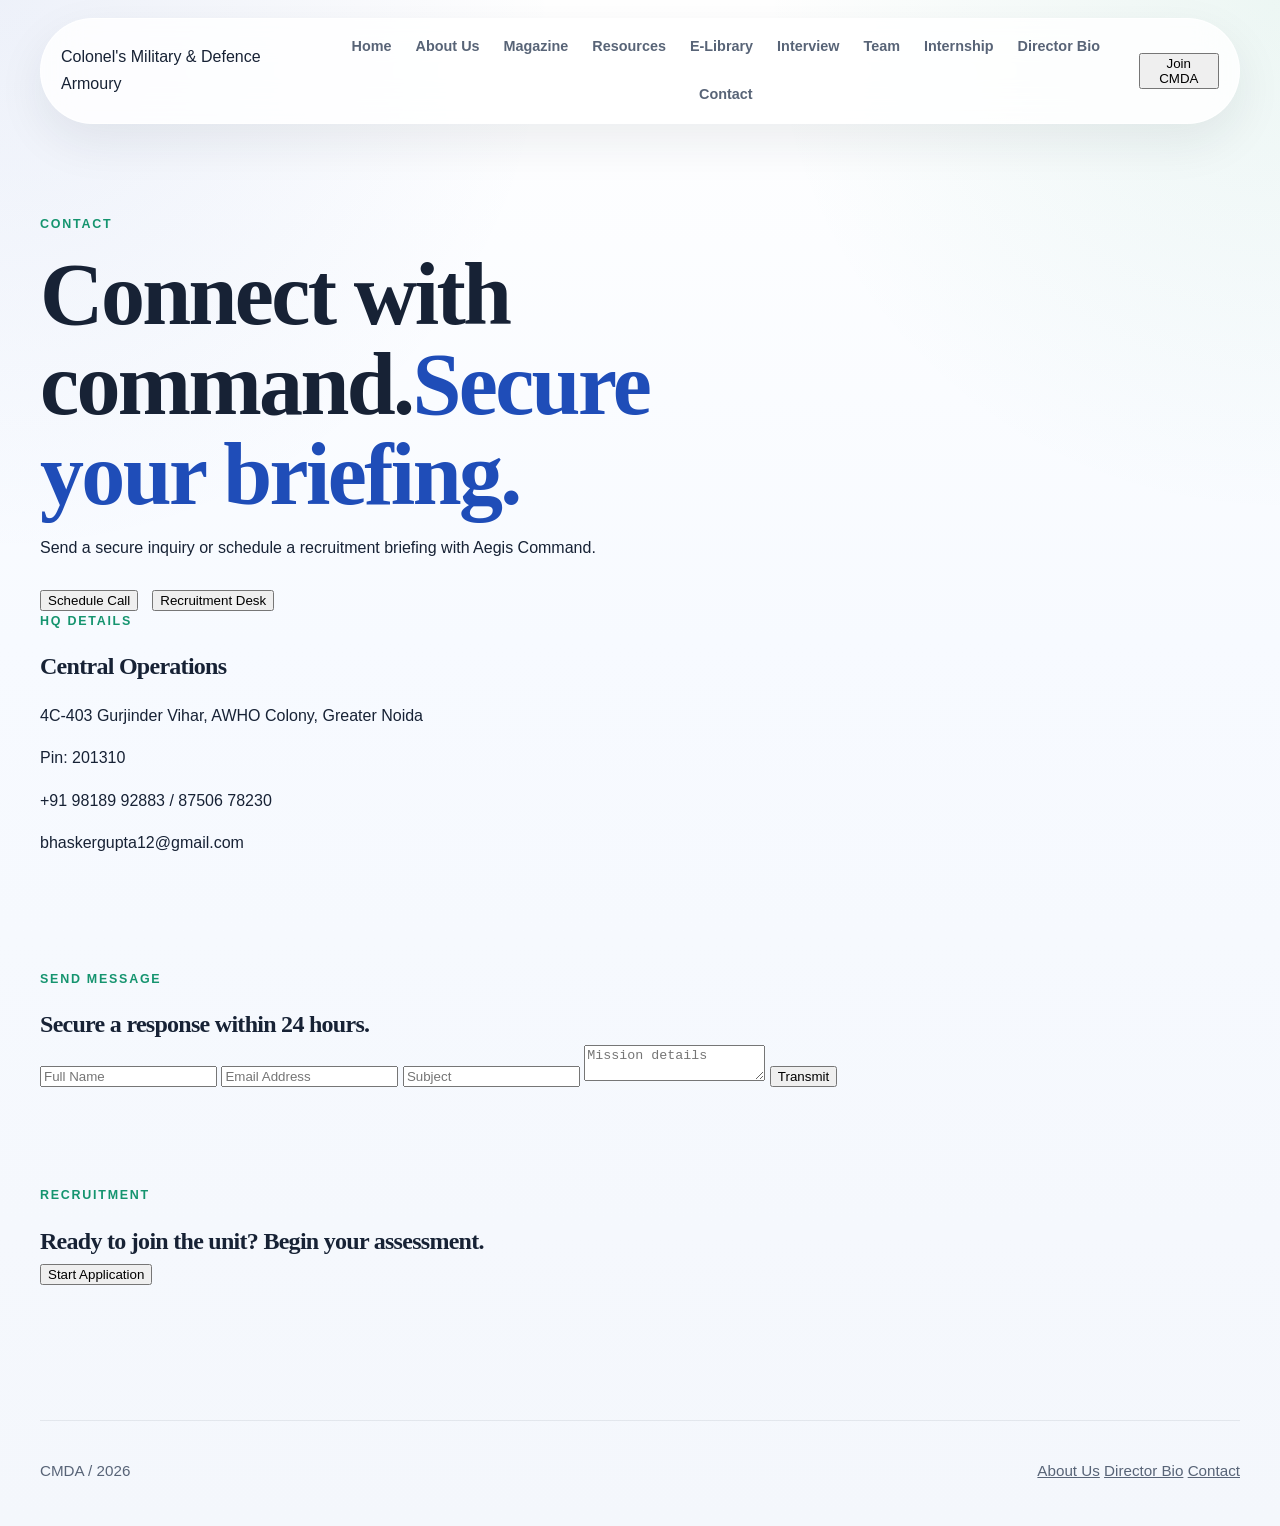
<file: contact.html>
<!doctype html>
<html lang="en">
  <head>
    <meta charset="utf-8" />
    <meta name="viewport" content="width=device-width, initial-scale=1" />
    <title>Colonel's Military & Defence Armoury | Contact</title>
    <link rel="preconnect" href="https://fonts.googleapis.com" />
    <link rel="preconnect" href="https://fonts.gstatic.com" crossorigin />
    <link
      href="https://fonts.googleapis.com/css2?family=Orbitron:wght@400;500;600;700&family=Rajdhani:wght@400;500;600;700&display=swap"
      rel="stylesheet"
    />
    <link rel="stylesheet" href="styles.css" />
  </head>
  <body>
    <div class="terrain" aria-hidden="true"></div>
    <div class="glow one" aria-hidden="true"></div>
    <div class="glow two" aria-hidden="true"></div>

    <header class="site-header">
      <div class="logo">
        <span class="logo-mark"></span>
        <span class="logo-text">Colonel's Military &amp; Defence Armoury</span>
      </div>
      <nav class="site-nav">
        <a href="index.html">Home</a>
        <a href="about.html">About Us</a>
        <a href="index.html#magazine">Magazine</a>
        <a href="index.html#resources">Resources</a>
        <a href="index.html#e-library">E-Library</a>
        <a href="index.html#interview">Interview</a>
        <a href="index.html#team">Team</a>
        <a href="index.html#internship">Internship</a>
        <a href="bio.html">Director Bio</a>
        <a href="contact.html">Contact</a>
      </nav>
      <button class="cta">Join CMDA</button>
    </header>

    <main>
      <section class="page-hero">
        <div>
          <p class="eyebrow">Contact</p>
          <h1 class="headline">Connect with command.<span>Secure your briefing.</span></h1>
          <p class="lead">
            Send a secure inquiry or schedule a recruitment briefing with
            Aegis Command.
          </p>
          <div class="hero-actions">
            <button class="cta solid">Schedule Call</button>
            <button class="cta ghost">Recruitment Desk</button>
          </div>
        </div>
        <div class="panel">
          <p class="eyebrow">HQ Details</p>
          <h2>Central Operations</h2>
          <p class="lead">4C-403 Gurjinder Vihar, AWHO Colony, Greater Noida</p>
          <p class="mono">Pin: 201310</p>
          <p class="mono">+91 98189 92883 / 87506 78230</p>
          <p class="mono">bhaskergupta12@gmail.com</p>
        </div>
      </section>

      <section class="panel">
        <div class="section-title">
          <p class="eyebrow">Send Message</p>
          <h2>Secure a response within 24 hours.</h2>
        </div>
        <form class="form-grid">
          <input type="text" name="name" placeholder="Full Name" />
          <input type="email" name="email" placeholder="Email Address" />
          <input type="text" name="subject" placeholder="Subject" />
          <textarea name="message" placeholder="Mission details"></textarea>
          <button class="cta solid" type="submit">Transmit</button>
        </form>
      </section>

      <section class="cta-bar">
        <div>
          <p class="eyebrow">Recruitment</p>
          <h2>Ready to join the unit? Begin your assessment.</h2>
        </div>
        <button class="cta solid">Start Application</button>
      </section>
    </main>

    <footer class="site-footer">
      <p class="mono">CMDA / 2026</p>
      <div class="footer-links">
        <a href="about.html">About Us</a>
        <a href="bio.html">Director Bio</a>
        <a href="contact.html">Contact</a>
      </div>
    </footer>

    <script src="script.js"></script>
  </body>
</html>
</file>
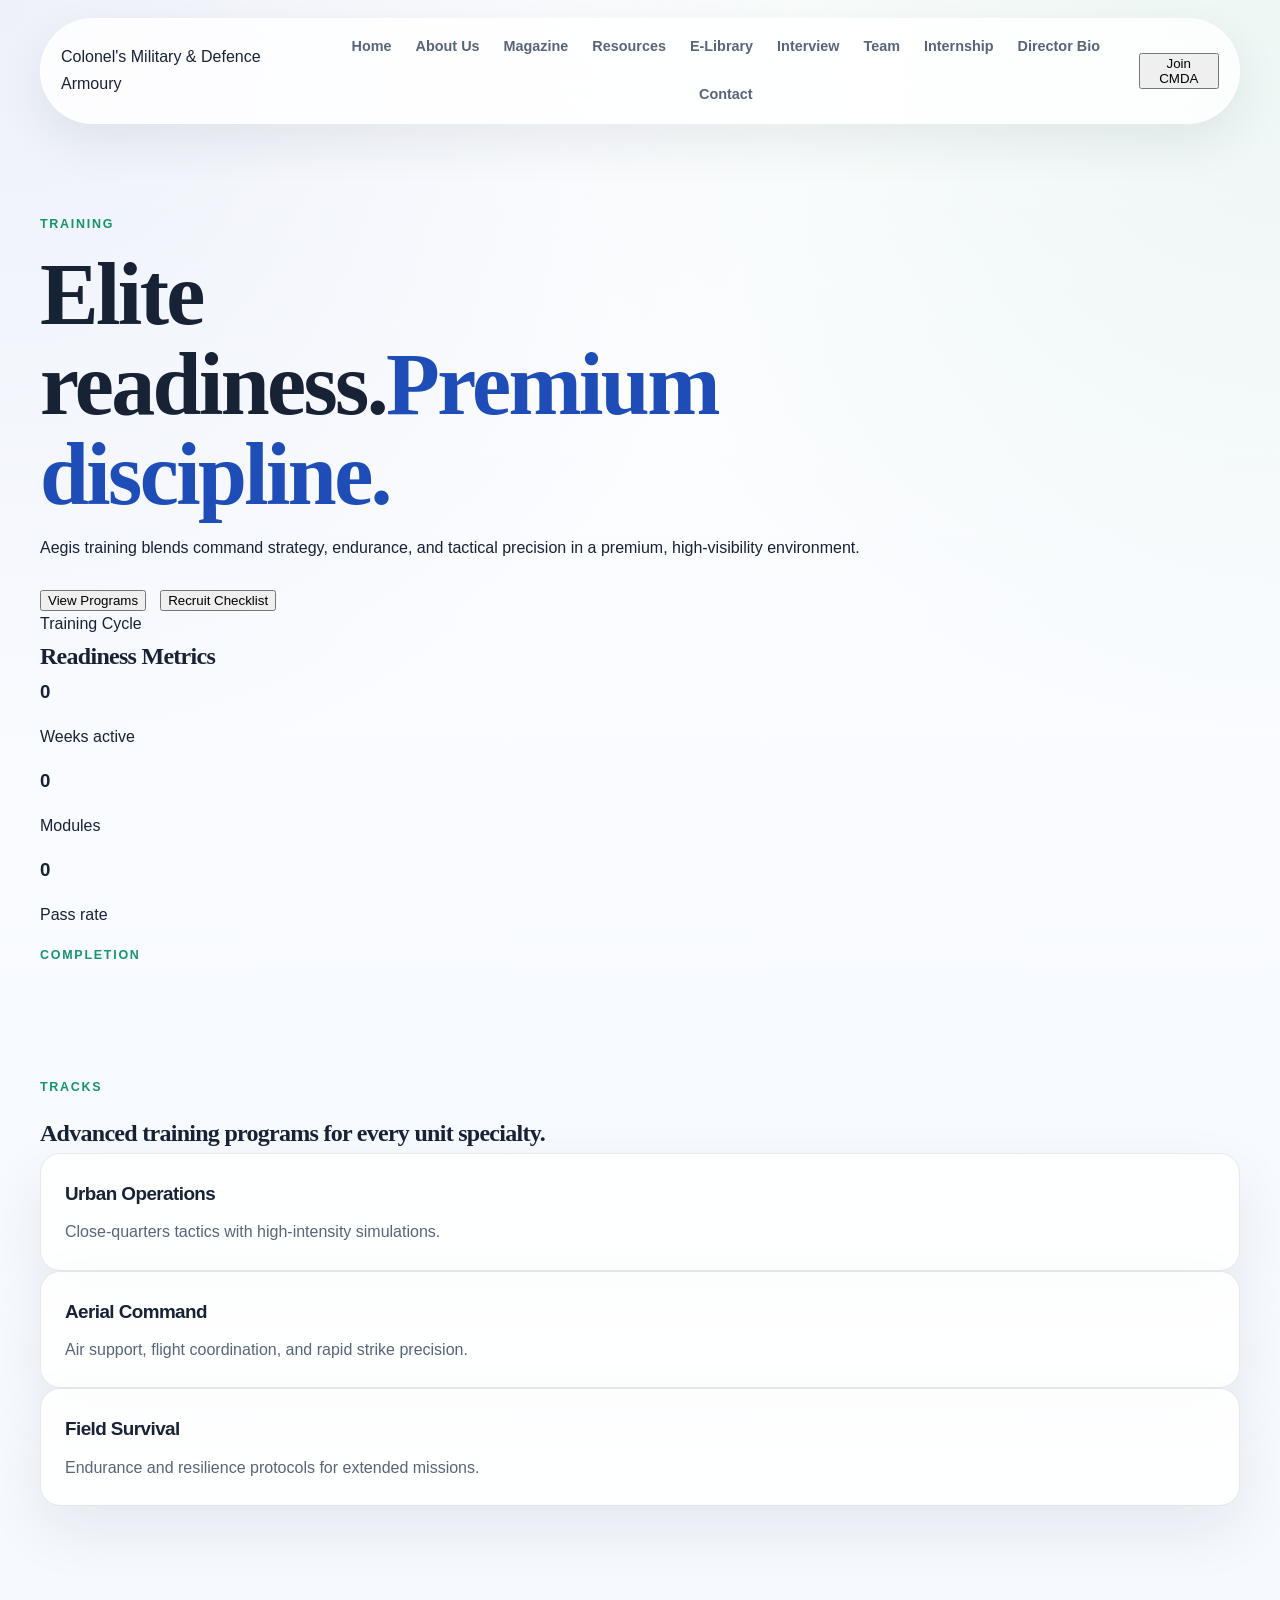
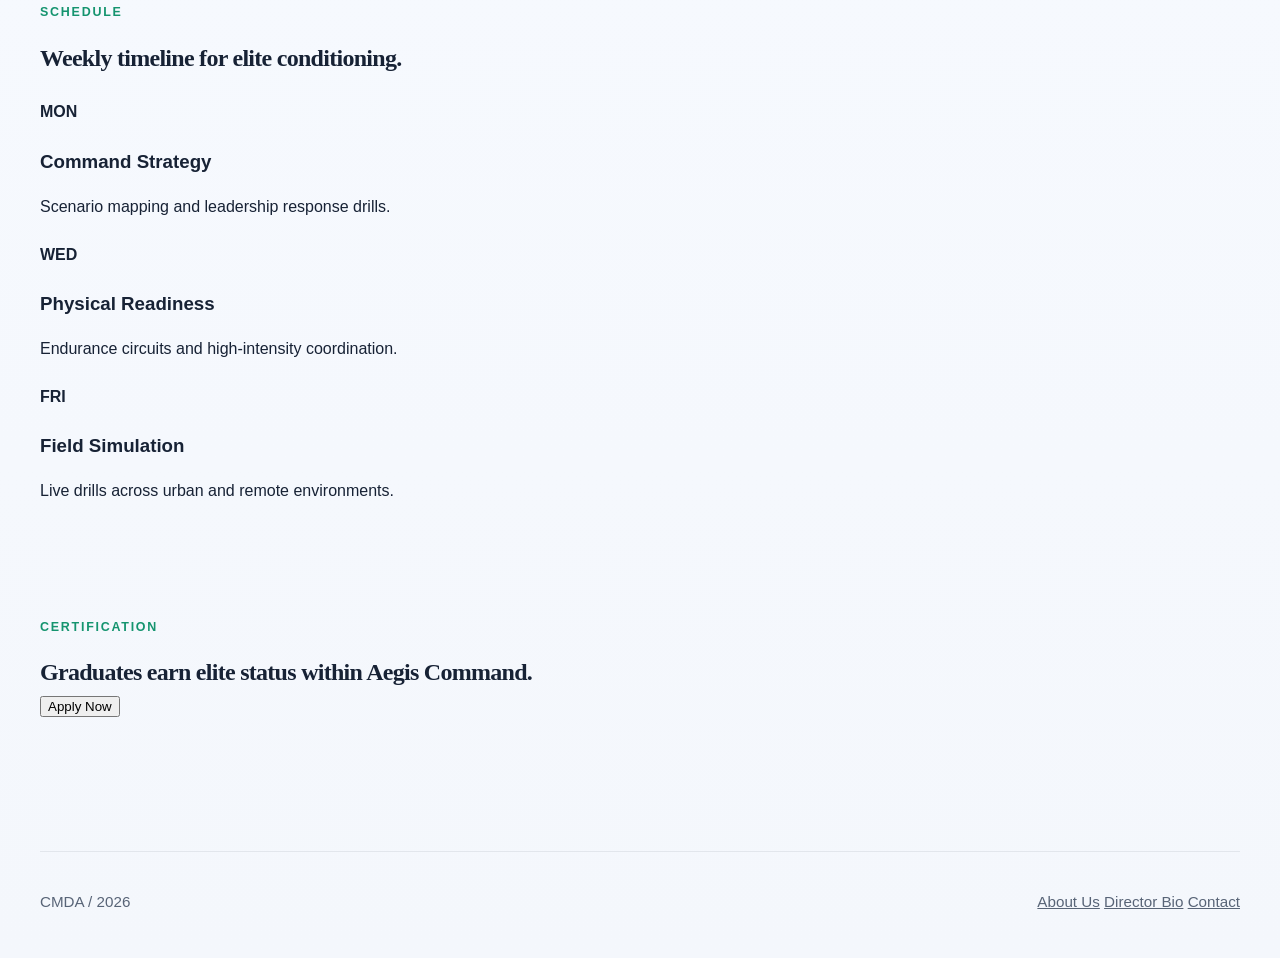
<file: training.html>
<!doctype html>
<html lang="en">
  <head>
    <meta charset="utf-8" />
    <meta name="viewport" content="width=device-width, initial-scale=1" />
    <title>Colonel's Military & Defence Armoury | Training</title>
    <link rel="preconnect" href="https://fonts.googleapis.com" />
    <link rel="preconnect" href="https://fonts.gstatic.com" crossorigin />
    <link
      href="https://fonts.googleapis.com/css2?family=Orbitron:wght@400;500;600;700&family=Rajdhani:wght@400;500;600;700&display=swap"
      rel="stylesheet"
    />
    <link rel="stylesheet" href="styles.css" />
  </head>
  <body>
    <div class="terrain" aria-hidden="true"></div>
    <div class="glow one" aria-hidden="true"></div>
    <div class="glow two" aria-hidden="true"></div>

    <header class="site-header">
      <div class="logo">
        <span class="logo-mark"></span>
        <span class="logo-text">Colonel's Military &amp; Defence Armoury</span>
      </div>
      <nav class="site-nav">
        <a href="index.html">Home</a>
        <a href="about.html">About Us</a>
        <a href="index.html#magazine">Magazine</a>
        <a href="index.html#resources">Resources</a>
        <a href="index.html#e-library">E-Library</a>
        <a href="index.html#interview">Interview</a>
        <a href="index.html#team">Team</a>
        <a href="index.html#internship">Internship</a>
        <a href="bio.html">Director Bio</a>
        <a href="contact.html">Contact</a>
      </nav>
      <button class="cta">Join CMDA</button>
    </header>

    <main>
      <section class="page-hero">
        <div>
          <p class="eyebrow">Training</p>
          <h1 class="headline">Elite readiness.<span>Premium discipline.</span></h1>
          <p class="lead">
            Aegis training blends command strategy, endurance, and tactical
            precision in a premium, high-visibility environment.
          </p>
          <div class="hero-actions">
            <button class="cta solid">View Programs</button>
            <button class="cta ghost">Recruit Checklist</button>
          </div>
        </div>
        <div class="panel hero-mission">
          <span class="badge">Training Cycle</span>
          <h2>Readiness Metrics</h2>
          <div class="stat-grid">
            <div class="stat">
              <h3 data-count="14">0</h3>
              <p>Weeks active</p>
            </div>
            <div class="stat">
              <h3 data-count="32">0</h3>
              <p>Modules</p>
            </div>
            <div class="stat">
              <h3 data-count="98">0</h3>
              <p>Pass rate</p>
            </div>
          </div>
          <div>
            <p class="eyebrow">Completion</p>
            <div class="progress-track">
              <div class="progress-bar" data-progress="76"></div>
            </div>
          </div>
        </div>
      </section>

      <section>
        <div class="section-title">
          <p class="eyebrow">Tracks</p>
          <h2>Advanced training programs for every unit specialty.</h2>
        </div>
        <div class="card-grid">
          <article class="card">
            <h3>Urban Operations</h3>
            <p>Close-quarters tactics with high-intensity simulations.</p>
            <div class="progress-track">
              <div class="progress-bar" data-progress="82"></div>
            </div>
          </article>
          <article class="card">
            <h3>Aerial Command</h3>
            <p>Air support, flight coordination, and rapid strike precision.</p>
            <div class="progress-track">
              <div class="progress-bar" data-progress="68"></div>
            </div>
          </article>
          <article class="card">
            <h3>Field Survival</h3>
            <p>Endurance and resilience protocols for extended missions.</p>
            <div class="progress-track">
              <div class="progress-bar" data-progress="74"></div>
            </div>
          </article>
        </div>
      </section>

      <section class="panel">
        <div class="section-title">
          <p class="eyebrow">Schedule</p>
          <h2>Weekly timeline for elite conditioning.</h2>
        </div>
        <div class="timeline">
          <div class="timeline-item">
            <h4>MON</h4>
            <div>
              <h3>Command Strategy</h3>
              <p>Scenario mapping and leadership response drills.</p>
            </div>
          </div>
          <div class="timeline-item">
            <h4>WED</h4>
            <div>
              <h3>Physical Readiness</h3>
              <p>Endurance circuits and high-intensity coordination.</p>
            </div>
          </div>
          <div class="timeline-item">
            <h4>FRI</h4>
            <div>
              <h3>Field Simulation</h3>
              <p>Live drills across urban and remote environments.</p>
            </div>
          </div>
        </div>
      </section>

      <section class="cta-bar">
        <div>
          <p class="eyebrow">Certification</p>
          <h2>Graduates earn elite status within Aegis Command.</h2>
        </div>
        <button class="cta solid">Apply Now</button>
      </section>
    </main>

    <footer class="site-footer">
      <p class="mono">CMDA / 2026</p>
      <div class="footer-links">
        <a href="about.html">About Us</a>
        <a href="bio.html">Director Bio</a>
        <a href="contact.html">Contact</a>
      </div>
    </footer>

    <script src="script.js"></script>
  </body>
</html>
</file>
<file: styles.css>
:root {
  --bg: #f8fbff;
  --surface: #ffffff;
  --surface-soft: #f2f6fc;
  --text: #172235;
  --muted: #586477;
  --line: rgba(23, 34, 53, 0.1);
  --shadow: 0 24px 60px rgba(23, 34, 53, 0.08);
  --royal: #1f4db8;
  --royal-deep: #173a8a;
  --emerald: #15946f;
  --indigo: #4f46b8;
  --maroon: #6d2338;
  --yellow: #f2c14e;
  --pink: #de5c8b;
  --max-width: 1200px;
  --radius-lg: 28px;
  --radius-md: 20px;
  --radius-sm: 16px;
}

* {
  box-sizing: border-box;
}

html {
  scroll-behavior: smooth;
}

body {
  margin: 0;
  font-family: "Manrope", "Segoe UI", sans-serif;
  color: var(--text);
  background:
    radial-gradient(circle at top left, rgba(31, 77, 184, 0.08), transparent 28%),
    radial-gradient(circle at top right, rgba(21, 148, 111, 0.08), transparent 26%),
    linear-gradient(180deg, #ffffff 0%, #f7faff 42%, #f4f7fc 100%);
  line-height: 1.65;
}

img {
  display: block;
  max-width: 100%;
}

a {
  color: inherit;
}

.page-shell {
  position: relative;
  overflow: hidden;
}

.page-shell::before,
.page-shell::after {
  content: "";
  position: fixed;
  width: 420px;
  height: 420px;
  border-radius: 50%;
  filter: blur(80px);
  opacity: 0.12;
  pointer-events: none;
  z-index: -1;
}

.page-shell::before {
  top: -120px;
  left: -120px;
  background: var(--royal);
}

.page-shell::after {
  right: -140px;
  bottom: 8%;
  background: var(--emerald);
}

.site-header {
  width: min(var(--max-width), calc(100% - 32px));
  margin: 18px auto 0;
  padding: 16px 20px;
  display: flex;
  align-items: center;
  justify-content: space-between;
  gap: 18px;
  position: sticky;
  top: 14px;
  z-index: 20;
  border: 1px solid rgba(255, 255, 255, 0.75);
  background: rgba(255, 255, 255, 0.82);
  backdrop-filter: blur(18px);
  border-radius: 999px;
  box-shadow: 0 18px 48px rgba(23, 34, 53, 0.08);
}

.brand {
  display: inline-flex;
  align-items: center;
  gap: 14px;
  text-decoration: none;
  min-width: 0;
}

.brand-mark {
  width: 14px;
  height: 14px;
  border-radius: 4px;
  background: linear-gradient(135deg, var(--royal), var(--emerald));
  box-shadow: 0 0 0 6px rgba(31, 77, 184, 0.08);
  flex: 0 0 auto;
}

.brand-text {
  display: grid;
  gap: 2px;
}

.brand-text strong {
  font-size: 0.96rem;
  line-height: 1.2;
}

.brand-text span {
  font-size: 0.76rem;
  color: var(--muted);
}

.site-nav {
  display: flex;
  align-items: center;
  justify-content: center;
  gap: 24px;
  flex-wrap: wrap;
}

.site-nav a {
  position: relative;
  text-decoration: none;
  font-size: 0.9rem;
  font-weight: 600;
  color: var(--muted);
  transition: color 0.24s ease;
}

.site-nav a::after {
  content: "";
  position: absolute;
  left: 0;
  bottom: -8px;
  width: 100%;
  height: 2px;
  border-radius: 999px;
  background: linear-gradient(90deg, var(--royal), var(--emerald));
  transform: scaleX(0);
  transform-origin: left center;
  transition: transform 0.24s ease;
}

.site-nav a:hover,
.site-nav a.active {
  color: var(--text);
}

.site-nav a:hover::after,
.site-nav a.active::after {
  transform: scaleX(1);
}

.button {
  display: inline-flex;
  align-items: center;
  justify-content: center;
  gap: 10px;
  padding: 13px 22px;
  border-radius: 999px;
  border: 1px solid transparent;
  text-decoration: none;
  font-size: 0.95rem;
  font-weight: 700;
  transition:
    transform 0.24s ease,
    box-shadow 0.24s ease,
    background-color 0.24s ease,
    border-color 0.24s ease,
    color 0.24s ease;
}

.button:hover {
  transform: translateY(-1px);
}

.button-primary {
  color: #ffffff;
  background: linear-gradient(135deg, var(--royal), var(--indigo));
  box-shadow: 0 16px 30px rgba(31, 77, 184, 0.18);
}

.button-primary:hover {
  box-shadow: 0 18px 34px rgba(31, 77, 184, 0.24);
}

.button-secondary {
  color: var(--royal-deep);
  border-color: rgba(31, 77, 184, 0.18);
  background: rgba(255, 255, 255, 0.8);
}

.button-secondary:hover {
  border-color: rgba(79, 70, 184, 0.28);
  background: #ffffff;
}

main {
  width: min(var(--max-width), calc(100% - 32px));
  margin: 0 auto;
  padding: 42px 0 84px;
}

section {
  padding: 48px 0;
}

.hero-section {
  min-height: calc(100vh - 150px);
  display: grid;
  grid-template-columns: minmax(0, 1.05fr) minmax(320px, 0.95fr);
  gap: 44px;
  align-items: center;
}

.eyebrow,
.mini-label {
  margin: 0 0 16px;
  font-size: 0.78rem;
  font-weight: 800;
  letter-spacing: 0.14em;
  text-transform: uppercase;
}

.eyebrow {
  color: var(--emerald);
}

.mini-label {
  color: var(--royal);
}

h1,
h2,
h3,
blockquote {
  margin: 0;
}

h1,
h2,
.card h3 {
  letter-spacing: -0.03em;
}

h1,
h2 {
  font-family: "Libre Baskerville", Georgia, serif;
}

h1 {
  max-width: 11ch;
  font-size: clamp(3rem, 7vw, 5.5rem);
  line-height: 1.02;
}

h1 span {
  color: var(--royal);
}

.hero-lead,
.section-heading p + h2 + p,
.card p,
.about-story p,
.hero-side-note p,
.contact-note,
.contact-address {
  color: var(--muted);
}

.hero-lead {
  max-width: 60ch;
  margin: 24px 0 0;
  font-size: 1.08rem;
}

.hero-actions {
  display: flex;
  flex-wrap: wrap;
  gap: 14px;
  margin-top: 28px;
}

.hero-notes {
  display: flex;
  flex-wrap: wrap;
  gap: 12px;
  margin-top: 30px;
}

.hero-notes span {
  padding: 10px 14px;
  border-radius: 999px;
  background: rgba(255, 255, 255, 0.78);
  border: 1px solid rgba(23, 34, 53, 0.08);
  color: var(--text);
  font-size: 0.9rem;
  box-shadow: 0 10px 25px rgba(23, 34, 53, 0.04);
}

.hero-visual {
  display: grid;
  gap: 18px;
}

.portrait-card,
.card,
.hero-side-note {
  background: rgba(255, 255, 255, 0.88);
  border: 1px solid var(--line);
  box-shadow: var(--shadow);
}

.portrait-card {
  overflow: hidden;
  border-radius: 34px;
}

.portrait-card img,
.interview-visual img {
  width: 100%;
  height: 100%;
  object-fit: cover;
}

.portrait-caption {
  padding: 18px 20px 22px;
  background: linear-gradient(180deg, rgba(255, 255, 255, 0), #ffffff 38%);
}

.portrait-caption p {
  margin: 0;
  color: var(--muted);
}

.hero-side-note {
  padding: 22px 24px;
  border-radius: var(--radius-md);
}

.section-heading {
  max-width: 760px;
  margin-bottom: 28px;
}

.section-heading h2 {
  font-size: clamp(2rem, 4vw, 3.35rem);
  line-height: 1.1;
}

.card {
  border-radius: var(--radius-md);
  padding: 24px;
}

.card h3 {
  font-size: 1.18rem;
  margin-bottom: 10px;
}

.card p {
  margin: 0;
}

.about-grid,
.interview-grid {
  display: grid;
  grid-template-columns: minmax(0, 1.1fr) minmax(300px, 0.9fr);
  gap: 24px;
}

.about-story {
  padding: 30px;
}

.about-story p + p {
  margin-top: 18px;
}

.about-details,
.interview-content,
.resource-list {
  display: grid;
  gap: 18px;
}

.resource-layout {
  display: grid;
  grid-template-columns: minmax(280px, 0.92fr) minmax(0, 1.08fr);
  gap: 24px;
}

.library-panel {
  margin-top: 24px;
  padding: 30px;
}

.library-header {
  display: flex;
  align-items: end;
  justify-content: space-between;
  gap: 18px;
  margin-bottom: 20px;
}

.library-header h3 {
  font-size: 1.4rem;
}

.library-note {
  max-width: 34ch;
  color: var(--muted);
}

.library-grid {
  display: grid;
  grid-template-columns: repeat(2, minmax(0, 1fr));
  gap: 12px;
}

.library-link {
  display: block;
  padding: 14px 16px;
  border-radius: 14px;
  border: 1px solid rgba(23, 34, 53, 0.08);
  background: rgba(255, 255, 255, 0.78);
  text-decoration: none;
  font-weight: 700;
  color: var(--royal-deep);
  transition:
    transform 0.2s ease,
    border-color 0.2s ease,
    box-shadow 0.2s ease;
}

.library-link:hover {
  transform: translateY(-1px);
  border-color: rgba(31, 77, 184, 0.22);
  box-shadow: 0 12px 24px rgba(23, 34, 53, 0.06);
}

.resource-feature {
  padding: 30px;
  background:
    linear-gradient(180deg, rgba(31, 77, 184, 0.05), rgba(255, 255, 255, 0.88)),
    rgba(255, 255, 255, 0.9);
}

.resource-feature h3 {
  font-size: 1.5rem;
  margin-bottom: 12px;
}

.resource-feature p {
  margin-bottom: 14px;
}

.text-link {
  display: inline-flex;
  align-items: center;
  gap: 8px;
  margin-top: 4px;
  color: var(--royal-deep);
  font-weight: 700;
  text-decoration: none;
}

.text-link:hover {
  color: var(--indigo);
}

.interview-visual {
  padding: 0;
  overflow: hidden;
  min-height: 100%;
}

.interview-visual img {
  min-height: 100%;
}

blockquote {
  font-family: "Libre Baskerville", Georgia, serif;
  font-size: clamp(1.25rem, 2vw, 1.7rem);
  line-height: 1.45;
  color: var(--maroon);
}

.training-grid {
  display: grid;
  grid-template-columns: repeat(2, minmax(0, 1fr));
  gap: 18px;
}

.training-intro {
  grid-column: 1 / -1;
  padding: 28px 30px;
}

.contact-grid {
  display: grid;
  grid-template-columns: repeat(3, minmax(0, 1fr));
  gap: 18px;
}

.contact-link {
  display: block;
  width: fit-content;
  text-decoration: none;
  font-size: 1.12rem;
  font-weight: 800;
  color: var(--text);
}

.contact-link + .contact-link,
.contact-card .contact-note,
.contact-card .contact-address,
.contact-card .text-link {
  margin-top: 10px;
}

.site-footer {
  width: min(var(--max-width), calc(100% - 32px));
  margin: 0 auto 28px;
  padding: 22px 0 0;
  display: flex;
  align-items: center;
  justify-content: space-between;
  gap: 16px;
  border-top: 1px solid rgba(23, 34, 53, 0.08);
  color: var(--muted);
  font-size: 0.95rem;
}

.accent-emerald {
  border-color: rgba(21, 148, 111, 0.16);
  background: linear-gradient(180deg, rgba(21, 148, 111, 0.06), rgba(255, 255, 255, 0.92));
}

.accent-indigo {
  border-color: rgba(79, 70, 184, 0.16);
  background: linear-gradient(180deg, rgba(79, 70, 184, 0.06), rgba(255, 255, 255, 0.92));
}

.accent-maroon {
  border-color: rgba(109, 35, 56, 0.16);
  background: linear-gradient(180deg, rgba(109, 35, 56, 0.06), rgba(255, 255, 255, 0.92));
}

.accent-rose {
  border-color: rgba(222, 92, 139, 0.16);
  background: linear-gradient(180deg, rgba(222, 92, 139, 0.06), rgba(255, 255, 255, 0.92));
}

.reveal {
  opacity: 0;
  transform: translateY(28px);
  transition:
    opacity 0.7s ease,
    transform 0.7s ease;
}

.reveal.is-visible {
  opacity: 1;
  transform: translateY(0);
}

@media (prefers-reduced-motion: reduce) {
  html {
    scroll-behavior: auto;
  }

  .reveal {
    opacity: 1;
    transform: none;
    transition: none;
  }

  .button,
  .site-nav a::after {
    transition: none;
  }
}

@media (max-width: 1120px) {
  .site-header {
    border-radius: 28px;
    align-items: flex-start;
  }

  .header-cta {
    display: none;
  }

  .hero-section,
  .about-grid,
  .interview-grid,
  .resource-layout {
    grid-template-columns: 1fr;
  }

  .contact-grid {
    grid-template-columns: 1fr 1fr;
  }
}

@media (max-width: 820px) {
  .site-header {
    position: static;
    margin-top: 12px;
    padding: 18px;
  }

  .site-nav {
    gap: 14px 18px;
    justify-content: flex-start;
  }

  main {
    padding-top: 24px;
  }

  .hero-section {
    min-height: auto;
    gap: 28px;
  }

  .training-grid,
  .contact-grid {
    grid-template-columns: 1fr;
  }

  .library-header {
    align-items: flex-start;
    flex-direction: column;
  }

  .library-grid {
    grid-template-columns: 1fr;
  }

  .site-footer {
    flex-direction: column;
    align-items: flex-start;
  }
}

@media (max-width: 560px) {
  body {
    line-height: 1.55;
  }

  .brand-text span {
    display: none;
  }

  section {
    padding: 34px 0;
  }

  .card,
  .about-story,
  .resource-feature,
  .training-intro {
    padding: 20px;
  }

  h1 {
    max-width: none;
    font-size: clamp(2.45rem, 13vw, 3.5rem);
  }

  .section-heading h2 {
    font-size: clamp(1.8rem, 9vw, 2.6rem);
  }
}
</file>
